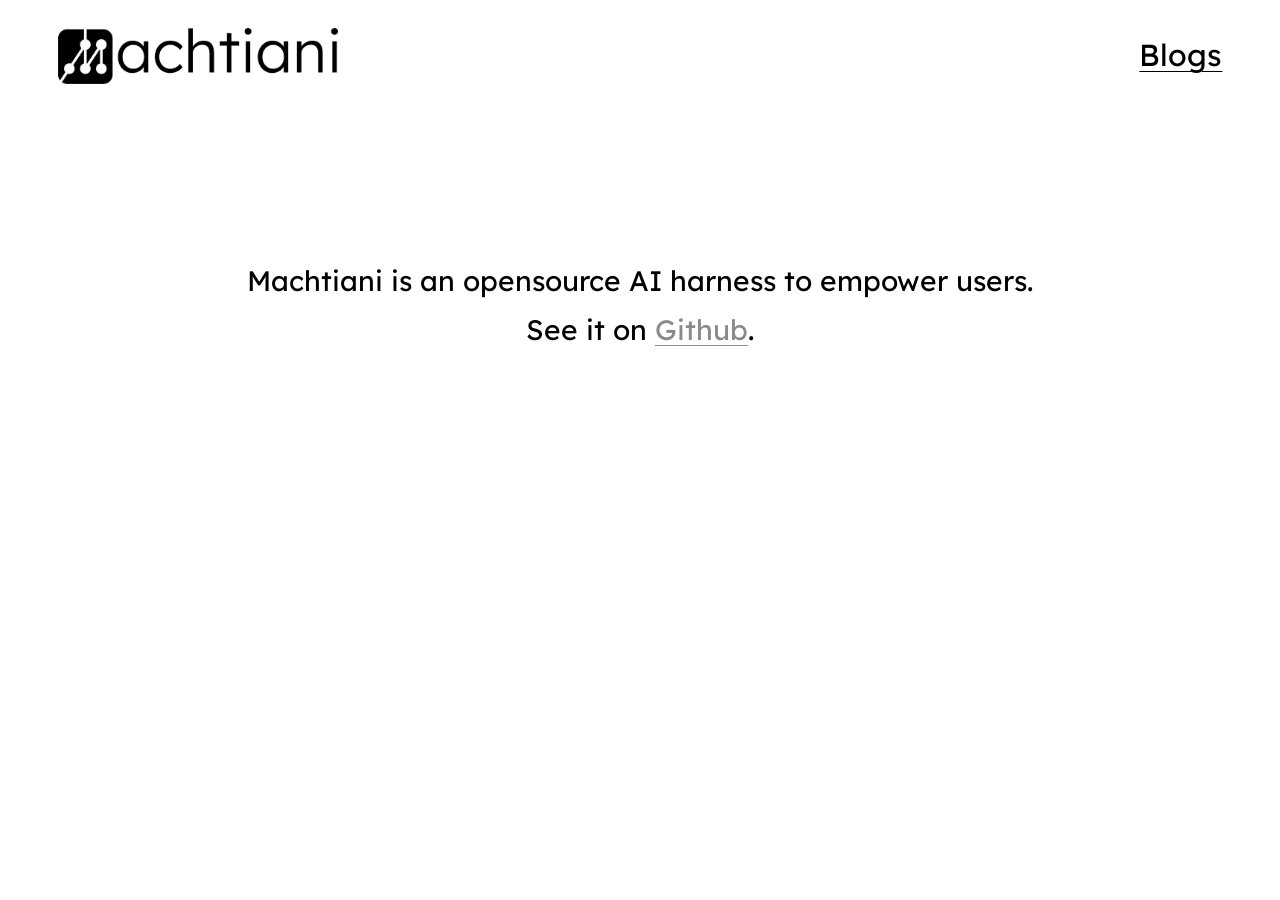
<file: index.html>
<!doctype html>
<html lang="en">
<head>
  <meta charset="utf-8">
  <meta name="viewport" content="width=device-width, initial-scale=1">
  <title>Machtiani</title>
  <meta name="description" content="Machtiani is an opensource AI harness to empower users.">
  <link rel="icon" type="image/png" href="assets/favicon.png">
  <link rel="apple-touch-icon" href="assets/apple-touch-icon.png">
  <link rel="preconnect" href="https://fonts.googleapis.com">
  <link rel="preconnect" href="https://fonts.gstatic.com" crossorigin>
  <link rel="stylesheet" href="https://fonts.googleapis.com/css2?family=Lexend:wght@200;300;400&display=swap">
  <link rel="stylesheet" href="assets/style.css">
</head>
<body>
  <header class="site-header">
    <a class="site-logo" href="./"><img src="assets/machtiani-logo.png" alt="Machtiani" width="751" height="150"></a>
    <nav class="site-nav"><a href="blogs/">Blogs</a></nav>
  </header>

  <main class="home">
    <p>Machtiani is an opensource AI harness to empower users.</p>
    <p>See it on <a href="https://github.com/tursomari/machtiani">Github</a>.</p>
  </main>
</body>
</html>
</file>
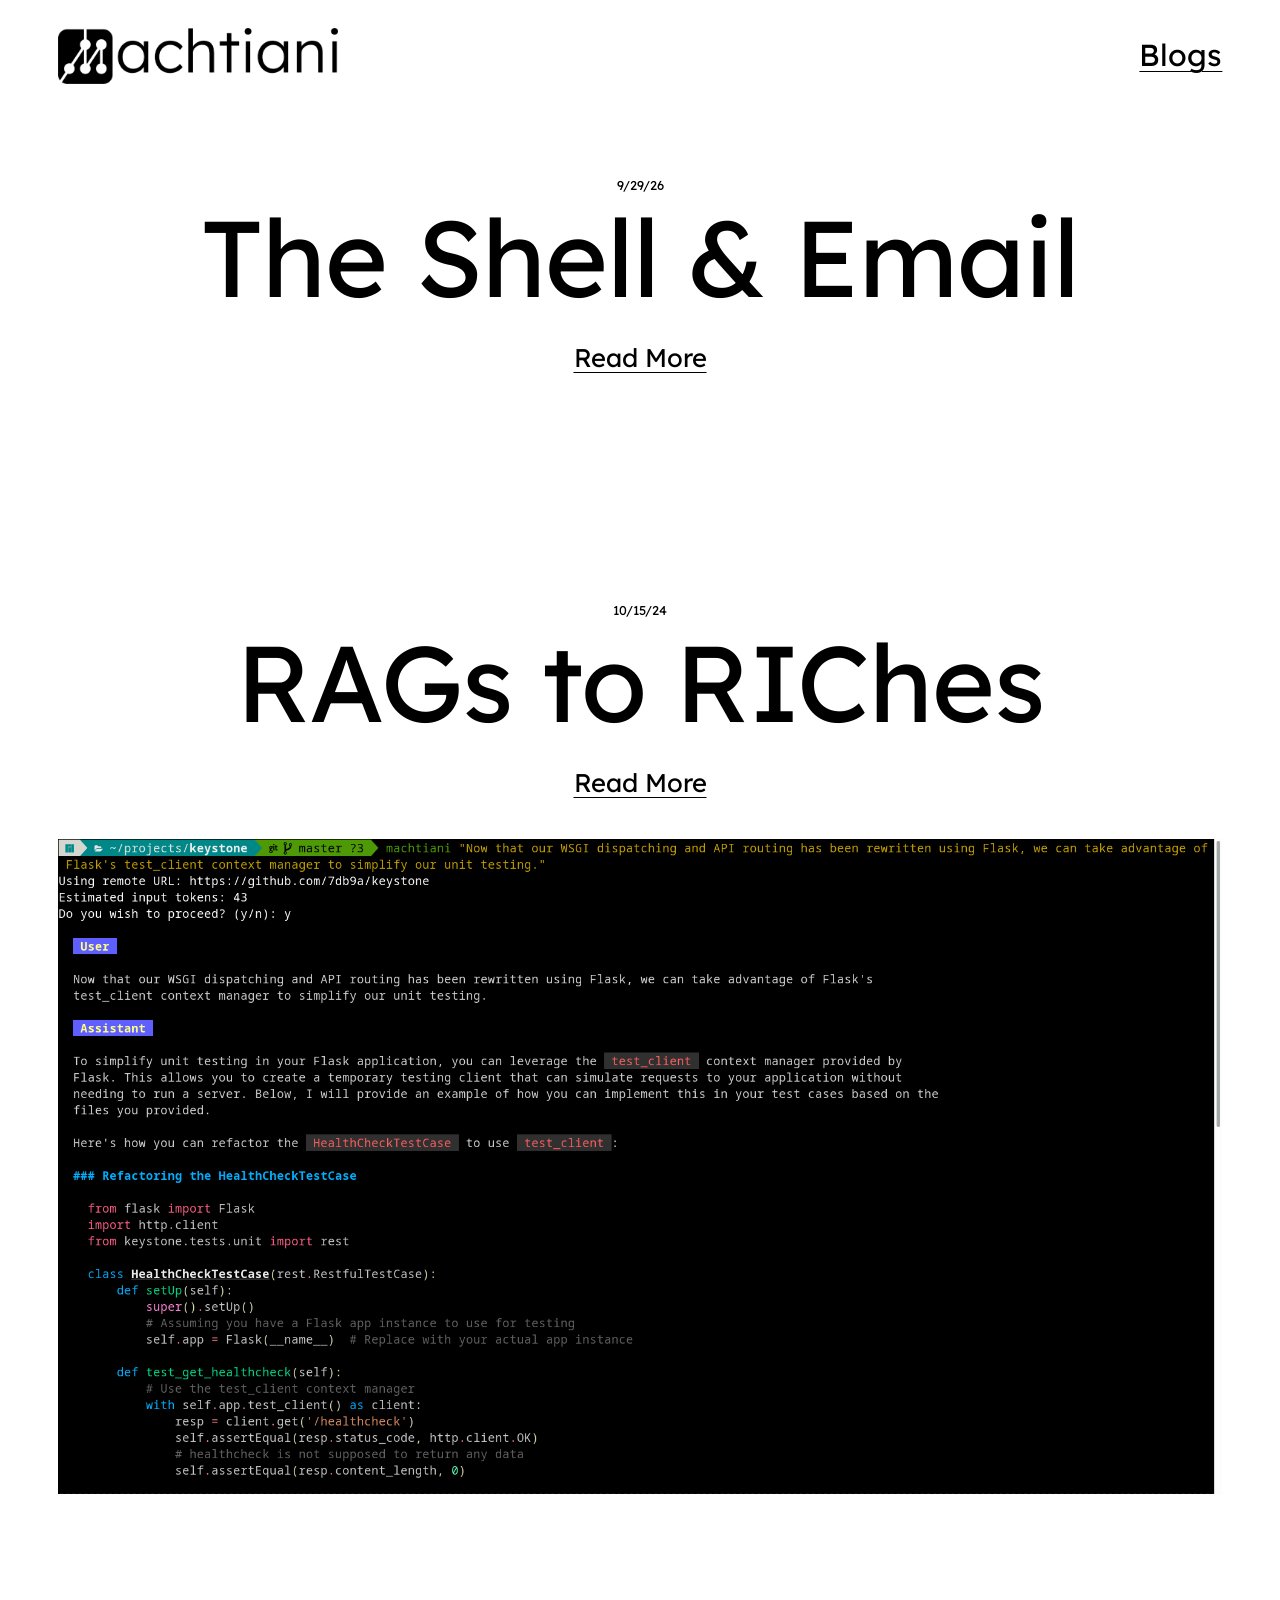
<file: blogs/index.html>
<!doctype html>
<html lang="en">
<head>
  <meta charset="utf-8">
  <meta name="viewport" content="width=device-width, initial-scale=1">
  <title>Blogs — Machtiani</title>
  <link rel="icon" type="image/png" href="../assets/favicon.png">
  <link rel="apple-touch-icon" href="../assets/apple-touch-icon.png">
  <link rel="preconnect" href="https://fonts.googleapis.com">
  <link rel="preconnect" href="https://fonts.gstatic.com" crossorigin>
  <link rel="stylesheet" href="https://fonts.googleapis.com/css2?family=Lexend:wght@200;300;400&display=swap">
  <link rel="stylesheet" href="../assets/style.css">
</head>
<body>
  <header class="site-header">
    <a class="site-logo" href="../"><img src="../assets/machtiani-logo.png" alt="Machtiani" width="751" height="150"></a>
    <nav class="site-nav"><a href="./" aria-current="page">Blogs</a></nav>
  </header>

  <main>
    <ul class="post-list">
      <li>
        <time datetime="2026-09-29">9/29/26</time>
        <h2><a href="the-shell-and-email/">The Shell &amp; Email</a></h2>
        <a class="read-more" href="the-shell-and-email/">Read More</a>
      </li>
      <li>
        <time datetime="2024-10-15">10/15/24</time>
        <h2><a href="rags-to-riches/">RAGs to RIChes</a></h2>
        <a class="read-more" href="rags-to-riches/">Read More</a>
        <figure>
          <a href="rags-to-riches/"><img src="../assets/keystone-issue.png" alt="Machtiani answering a question about the keystone repository in the terminal" width="1920" height="1080" loading="lazy"></a>
        </figure>
      </li>
    </ul>
  </main>
</body>
</html>
</file>
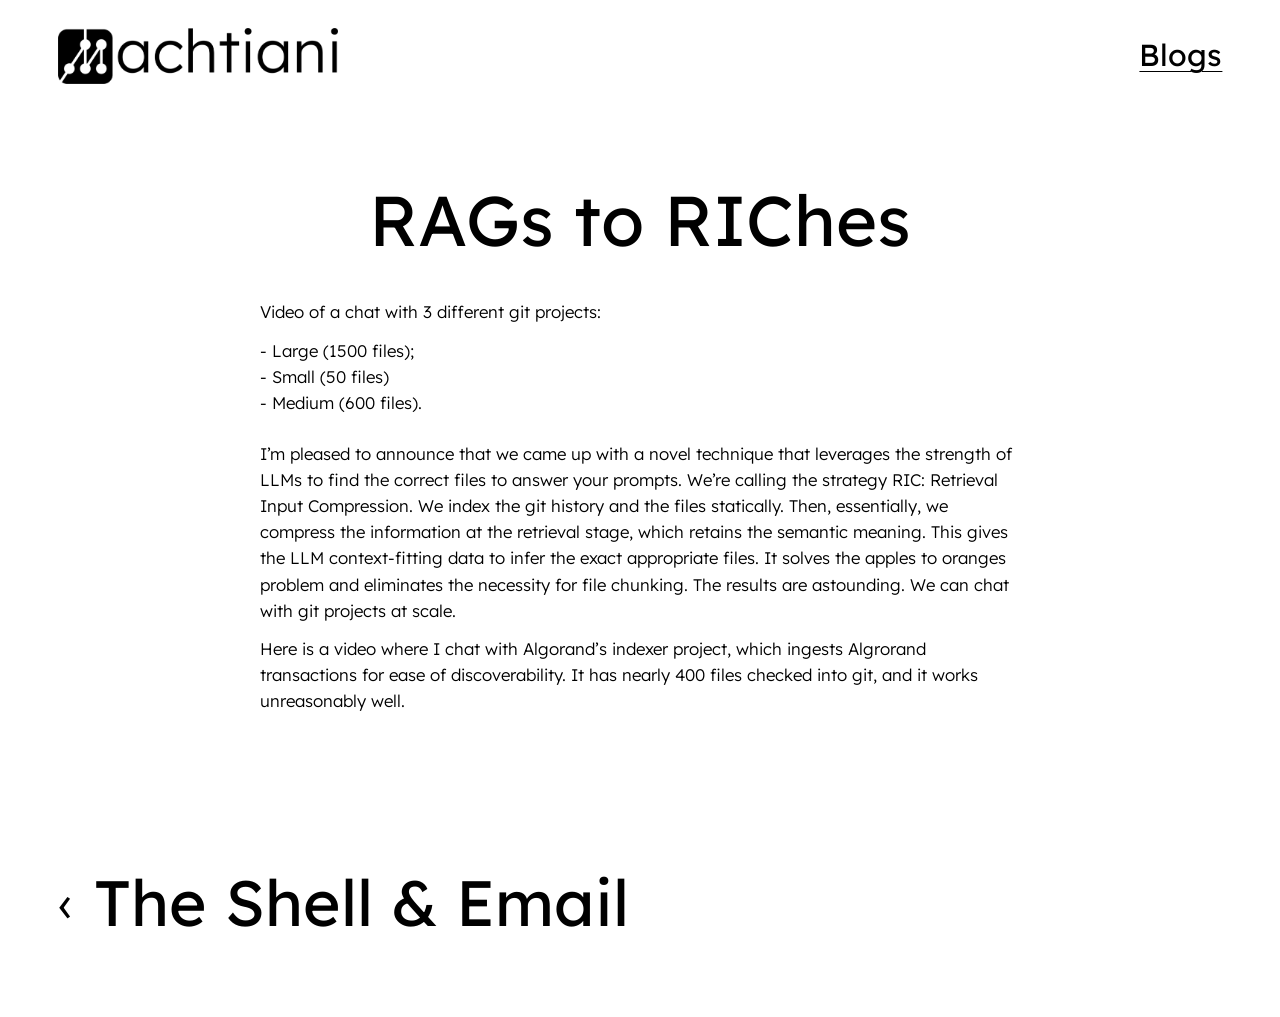
<file: blogs/rags-to-riches/index.html>
<!doctype html>
<html lang="en">
<head>
  <meta charset="utf-8">
  <meta name="viewport" content="width=device-width, initial-scale=1">
  <title>RAGs to RIChes — Machtiani</title>
  <meta name="description" content="RIC: Retrieval Input Compression, a technique for chatting with git projects at scale.">
  <link rel="icon" type="image/png" href="../../assets/favicon.png">
  <link rel="apple-touch-icon" href="../../assets/apple-touch-icon.png">
  <link rel="preconnect" href="https://fonts.googleapis.com">
  <link rel="preconnect" href="https://fonts.gstatic.com" crossorigin>
  <link rel="stylesheet" href="https://fonts.googleapis.com/css2?family=Lexend:wght@200;300;400&display=swap">
  <link rel="stylesheet" href="../../assets/style.css">
</head>
<body>
  <header class="site-header">
    <a class="site-logo" href="../../"><img src="../../assets/machtiani-logo.png" alt="Machtiani" width="751" height="150"></a>
    <nav class="site-nav"><a href="../">Blogs</a></nav>
  </header>

  <main>
    <article class="post">
      <h1>RAGs to RIChes</h1>
      <div class="post-body">
        <p>Video of a chat with 3 different git projects:</p>
        <ul>
          <li>Large (1500 files);</li>
          <li>Small (50 files)</li>
          <li>Medium (600 files).</li>
        </ul>
        <p>I’m pleased to announce that we came up with a novel technique that leverages the strength of LLMs to find the correct files to answer your prompts. We’re calling the strategy RIC: Retrieval Input Compression. We index the git history and the files statically. Then, essentially, we compress the information at the retrieval stage, which retains the semantic meaning. This gives the LLM context-fitting data to infer the exact appropriate files. It solves the apples to oranges problem and eliminates the necessity for file chunking. The results are astounding. We can chat with git projects at scale.</p>
        <p>Here is a video where I chat with Algorand’s indexer project, which ingests Algrorand transactions for ease of discoverability. It has nearly 400 files checked into git, and it works unreasonably well.</p>
      </div>
    </article>

    <nav class="pager" aria-label="More posts">
      <a href="../the-shell-and-email/"><span aria-hidden="true">‹</span> The Shell &amp; Email</a>
    </nav>
  </main>
</body>
</html>
</file>
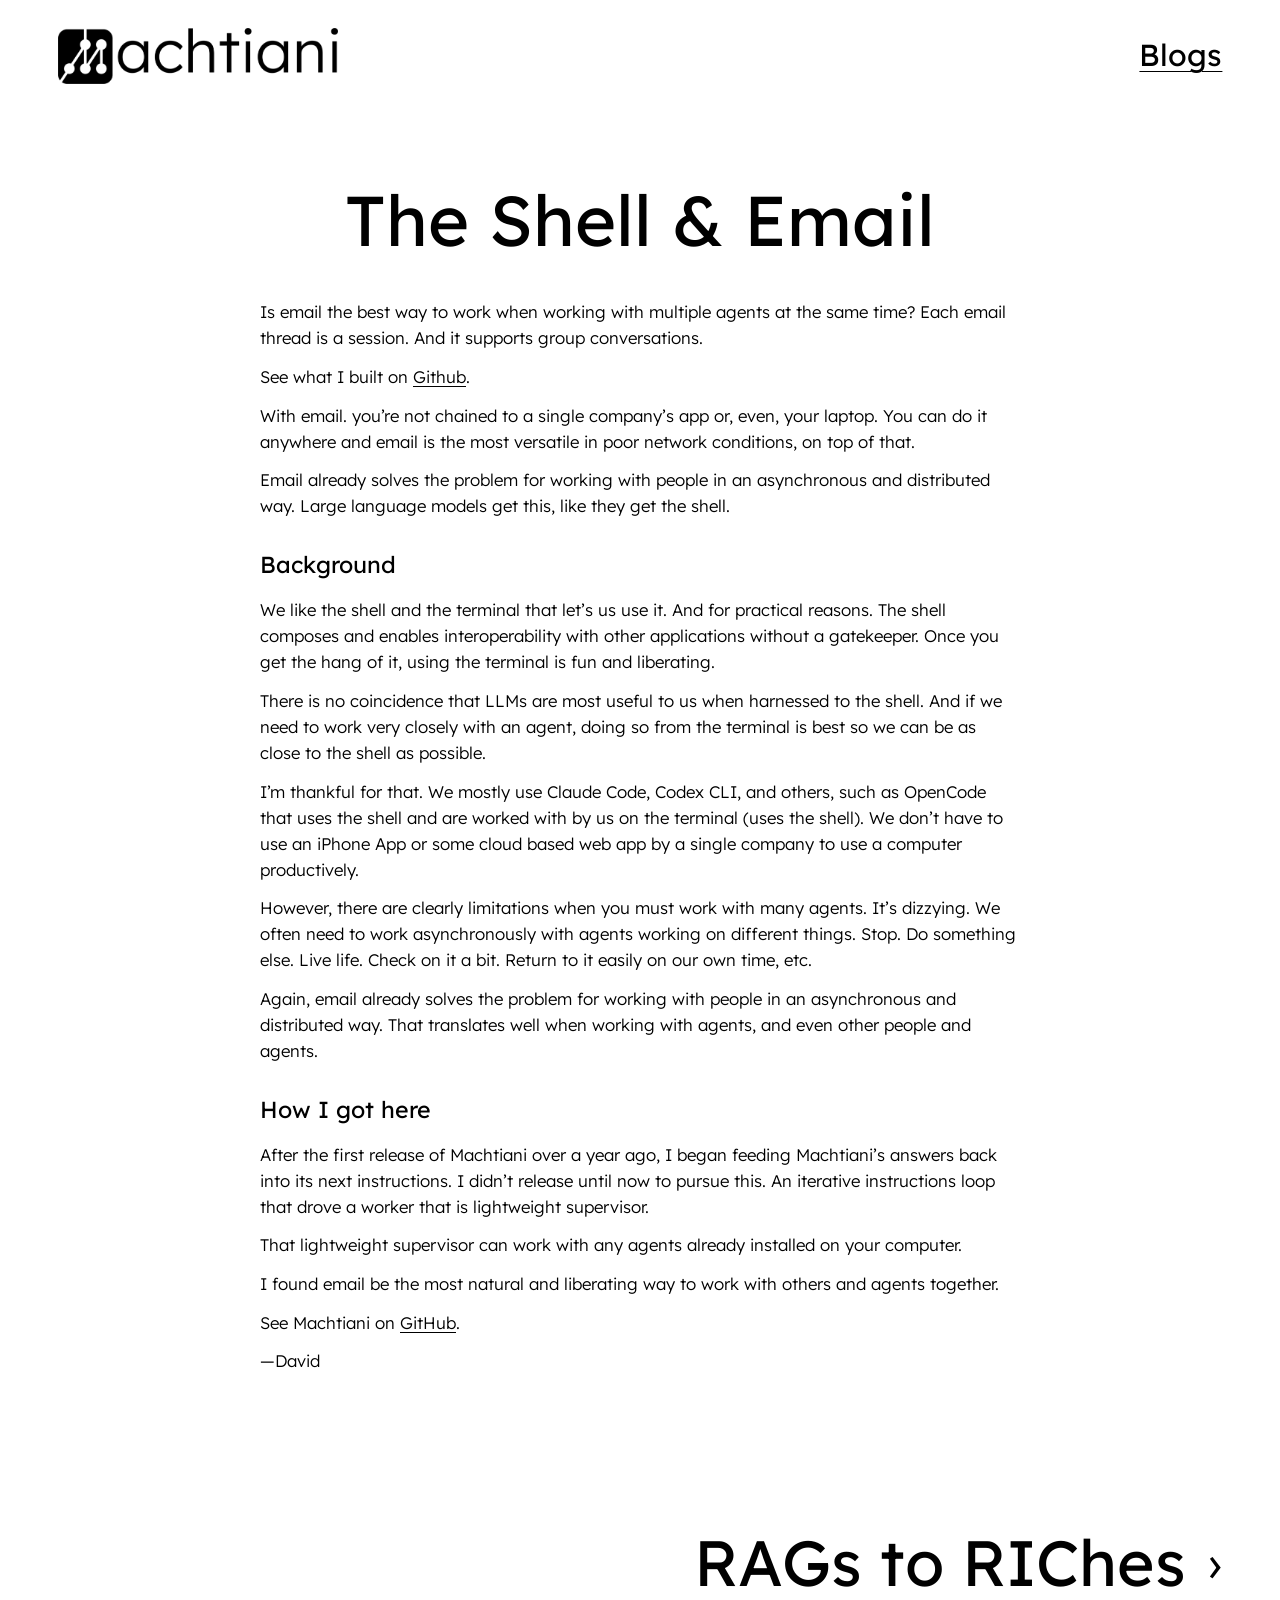
<file: blogs/the-shell-and-email/index.html>
<!doctype html>
<html lang="en">
<head>
  <meta charset="utf-8">
  <meta name="viewport" content="width=device-width, initial-scale=1">
  <title>The Shell &amp; Email — Machtiani</title>
  <meta name="description" content="Is email the best way to work when working with multiple agents at the same time?">
  <link rel="icon" type="image/png" href="../../assets/favicon.png">
  <link rel="apple-touch-icon" href="../../assets/apple-touch-icon.png">
  <link rel="preconnect" href="https://fonts.googleapis.com">
  <link rel="preconnect" href="https://fonts.gstatic.com" crossorigin>
  <link rel="stylesheet" href="https://fonts.googleapis.com/css2?family=Lexend:wght@200;300;400&display=swap">
  <link rel="stylesheet" href="../../assets/style.css">
</head>
<body>
  <header class="site-header">
    <a class="site-logo" href="../../"><img src="../../assets/machtiani-logo.png" alt="Machtiani" width="751" height="150"></a>
    <nav class="site-nav"><a href="../">Blogs</a></nav>
  </header>

  <main>
    <article class="post">
      <h1>The Shell &amp; Email</h1>
      <div class="post-body">
        <p>Is email the best way to work when working with multiple agents at the same time? Each email thread is a session. And it supports group conversations.</p>
        <p>See what I built on <a href="https://github.com/tursomari/machtiani">Github</a>.</p>
        <p>With email. you’re not chained to a single company’s app or, even, your laptop. You can do it anywhere and email is the most versatile in poor network conditions, on top of that.</p>
        <p>Email already solves the problem for working with people in an asynchronous and distributed way. Large language models get this, like they get the shell.</p>

        <h2>Background</h2>
        <p>We like the shell and the terminal that let’s us use it. And for practical reasons. The shell composes and enables interoperability with other applications without a gatekeeper. Once you get the hang of it, using the terminal is fun and liberating.</p>
        <p>There is no coincidence that LLMs are most useful to us when harnessed to the shell. And if we need to work very closely with an agent, doing so from the terminal is best so we can be as close to the shell as possible.</p>
        <p>I’m thankful for that. We mostly use Claude Code, Codex CLI, and others, such as OpenCode that uses the shell and are worked with by us on the terminal (uses the shell). We don’t have to use an iPhone App or some cloud based web app by a single company to use a computer productively.</p>
        <p>However, there are clearly limitations when you must work with many agents. It’s dizzying. We often need to work asynchronously with agents working on different things. Stop. Do something else. Live life. Check on it a bit. Return to it easily on our own time, etc.</p>
        <p>Again, email already solves the problem for working with people in an asynchronous and distributed way. That translates well when working with agents, and even other people and agents.</p>

        <h2>How I got here</h2>
        <p>After the first release of Machtiani over a year ago, I began feeding Machtiani’s answers back into its next instructions. I didn’t release until now to pursue this. An iterative instructions loop that drove a worker that is lightweight supervisor.</p>
        <p>That lightweight supervisor can work with any agents already installed on your computer.</p>
        <p>I found email be the most natural and liberating way to work with others and agents together.</p>
        <p>See Machtiani on <a href="https://github.com/tursomari/machtiani">GitHub</a>.</p>
        <p>—David</p>
      </div>
    </article>

    <nav class="pager" aria-label="More posts">
      <a class="next" href="../rags-to-riches/">RAGs to RIChes <span aria-hidden="true">›</span></a>
    </nav>
  </main>
</body>
</html>
</file>
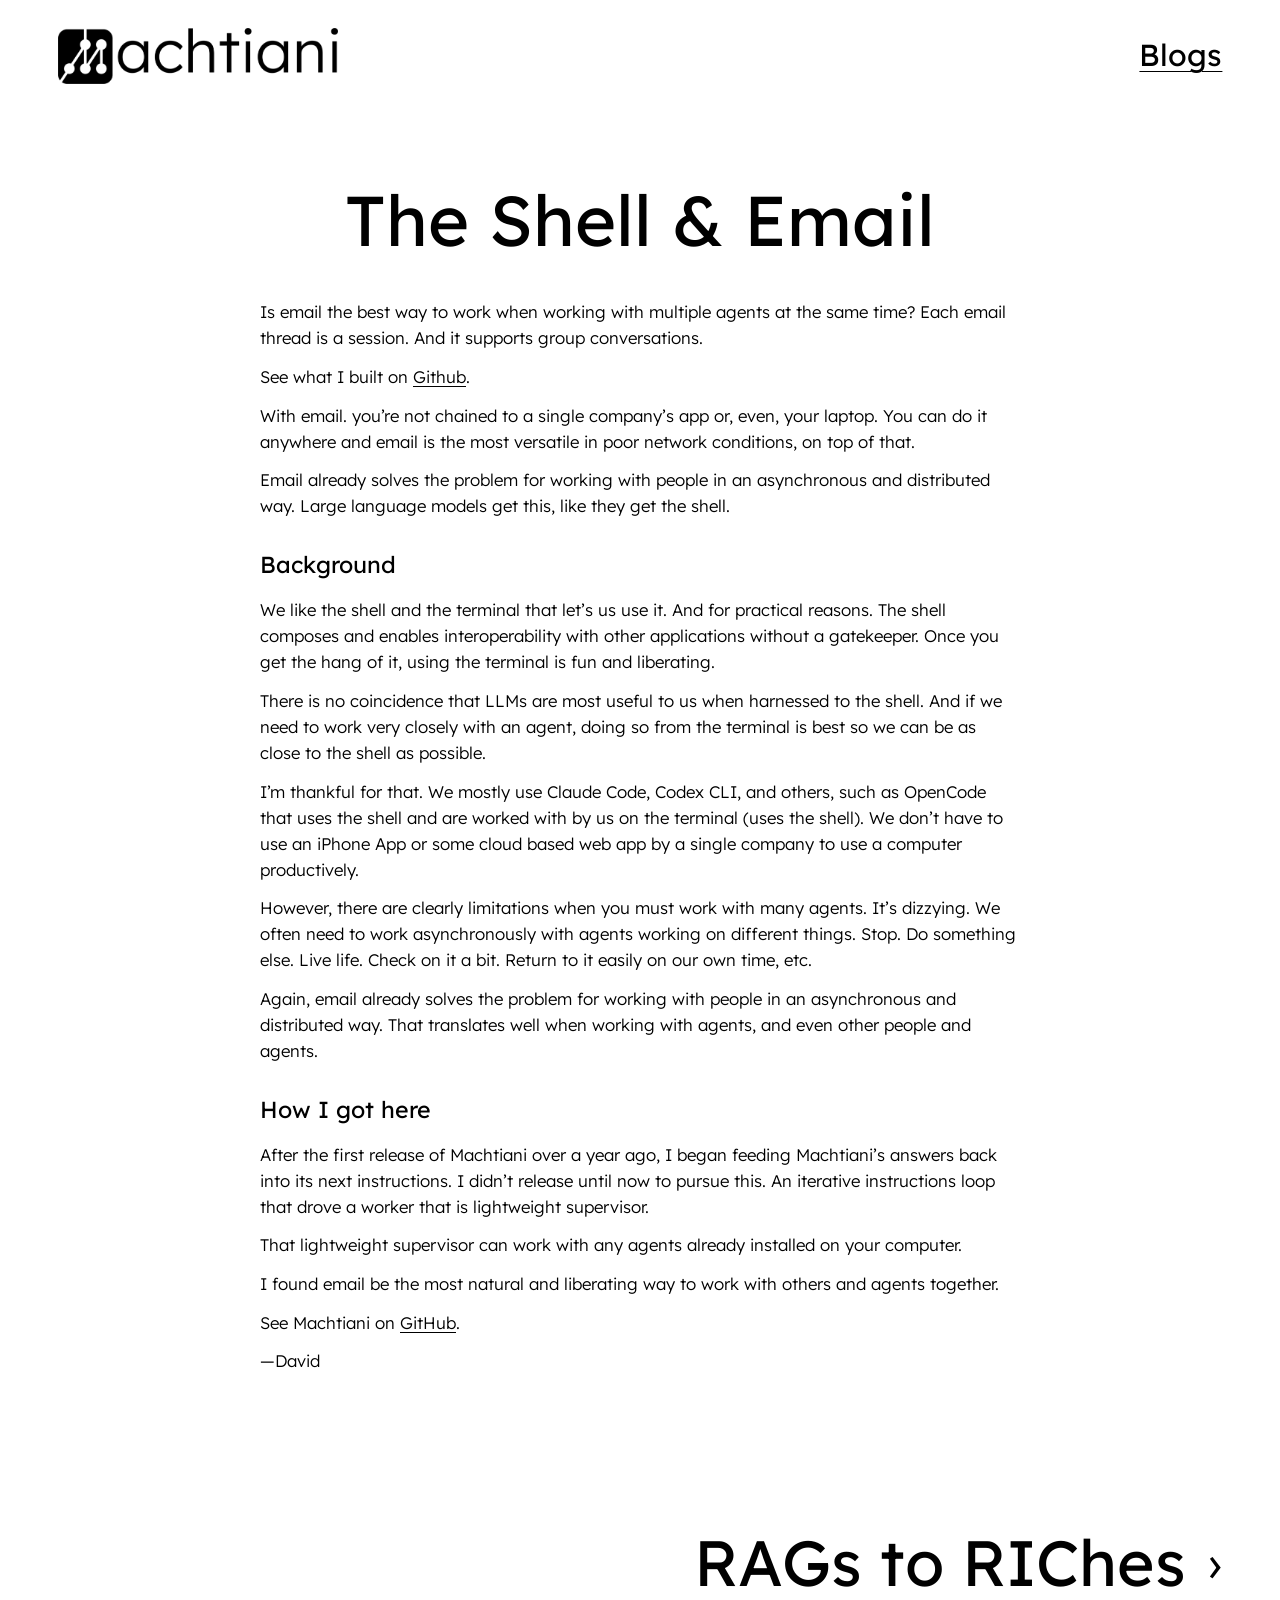
<file: blogs/the-shell/index.html>
<!doctype html>
<html lang="en">
<head>
  <meta charset="utf-8">
  <title>The Shell &amp; Email — Machtiani</title>
  <link rel="canonical" href="../the-shell-and-email/">
  <meta http-equiv="refresh" content="0; url=../the-shell-and-email/">
  <meta name="robots" content="noindex">
</head>
<body>
  <p>This post moved to <a href="../the-shell-and-email/">The Shell &amp; Email</a>.</p>
</body>
</html>
</file>
<file: assets/style.css>
:root {
  --ink: #000;
  --muted: #8a8a8a;
  --paper: #fff;
  --gutter: clamp(16px, 4.5vw, 80px);
  --measure: 760px;
  color-scheme: light;
}

* { box-sizing: border-box; }

html { -webkit-text-size-adjust: 100%; }

body {
  margin: 0;
  background: var(--paper);
  color: var(--ink);
  font-family: "Lexend", system-ui, sans-serif;
  font-weight: 300;
  line-height: 1.55;
  -webkit-font-smoothing: antialiased;
}

a { color: inherit; text-underline-offset: 0.18em; text-decoration-thickness: 1px; }

img { max-width: 100%; height: auto; display: block; }

/* Header */

.site-header {
  display: flex;
  align-items: center;
  justify-content: space-between;
  gap: 24px;
  padding: 28px var(--gutter);
}

.site-logo img { height: 56px; width: auto; }

.site-nav a { font-size: 1.9rem; font-weight: 400; }

/* Home */

.home {
  padding: clamp(80px, 16vh, 180px) var(--gutter) 120px;
  text-align: center;
  font-size: clamp(1.35rem, 2.2vw, 2rem);
  font-weight: 400;
  line-height: 1.75;
}

.home p { margin: 0; }

.home a { color: var(--muted); }
.home a:hover { color: var(--ink); }

/* Blog list */

.post-list {
  list-style: none;
  margin: 0;
  padding: 60px var(--gutter) 120px;
}

.post-list li { text-align: center; }
.post-list li + li { margin-top: 220px; }

.post-list time { font-size: 0.8rem; font-weight: 400; }

.post-list h2 {
  margin: 4px 0 24px;
  font-size: clamp(3rem, 8.4vw, 8.75rem);
  font-weight: 400;
  line-height: 1.05;
  letter-spacing: -0.01em;
}

.post-list h2 a { text-decoration: none; }

.read-more { font-size: clamp(1.25rem, 2vw, 2rem); font-weight: 400; }

.post-list figure { margin: 36px 0 0; }

/* Post */

.post { padding: 70px var(--gutter) 40px; }

.post h1 {
  margin: 0 0 40px;
  text-align: center;
  font-size: clamp(2.75rem, 5.5vw, 5.25rem);
  font-weight: 400;
  line-height: 1.1;
}

.post-body {
  max-width: var(--measure);
  margin: 0 auto;
  font-size: 1.05rem;
}

.post-body p { margin: 0 0 0.75em; }

.post-body h2 {
  margin: 1.2em 0 0.6em;
  font-size: 1.45rem;
  font-weight: 400;
}

.post-body ul { list-style: none; margin: 0 0 1.5em; padding: 0; }
.post-body ul li::before { content: "- "; }

/* Older / newer */

.pager {
  display: flex;
  justify-content: space-between;
  gap: 24px;
  padding: 100px var(--gutter) 80px;
}

.pager a {
  display: flex;
  align-items: center;
  gap: 0.35em;
  font-size: clamp(2rem, 5vw, 5rem);
  font-weight: 400;
  line-height: 1.1;
  text-decoration: none;
}

.pager .next { margin-left: auto; text-align: right; }
.pager span[aria-hidden] { font-size: 0.8em; font-weight: 300; }

/* 404 */

.not-found { padding: 120px var(--gutter); text-align: center; }
.not-found h1 { font-size: clamp(2.5rem, 6vw, 5rem); font-weight: 400; margin: 0 0 16px; }

@media (max-width: 640px) {
  .site-header { padding-top: 20px; padding-bottom: 20px; }
  .site-logo img { height: 34px; }
  .site-nav a { font-size: 1.25rem; }
  .post-list li + li { margin-top: 120px; }
  .post-body { font-size: 1rem; }
  .pager { flex-direction: column; padding-top: 60px; }
}
</file>
